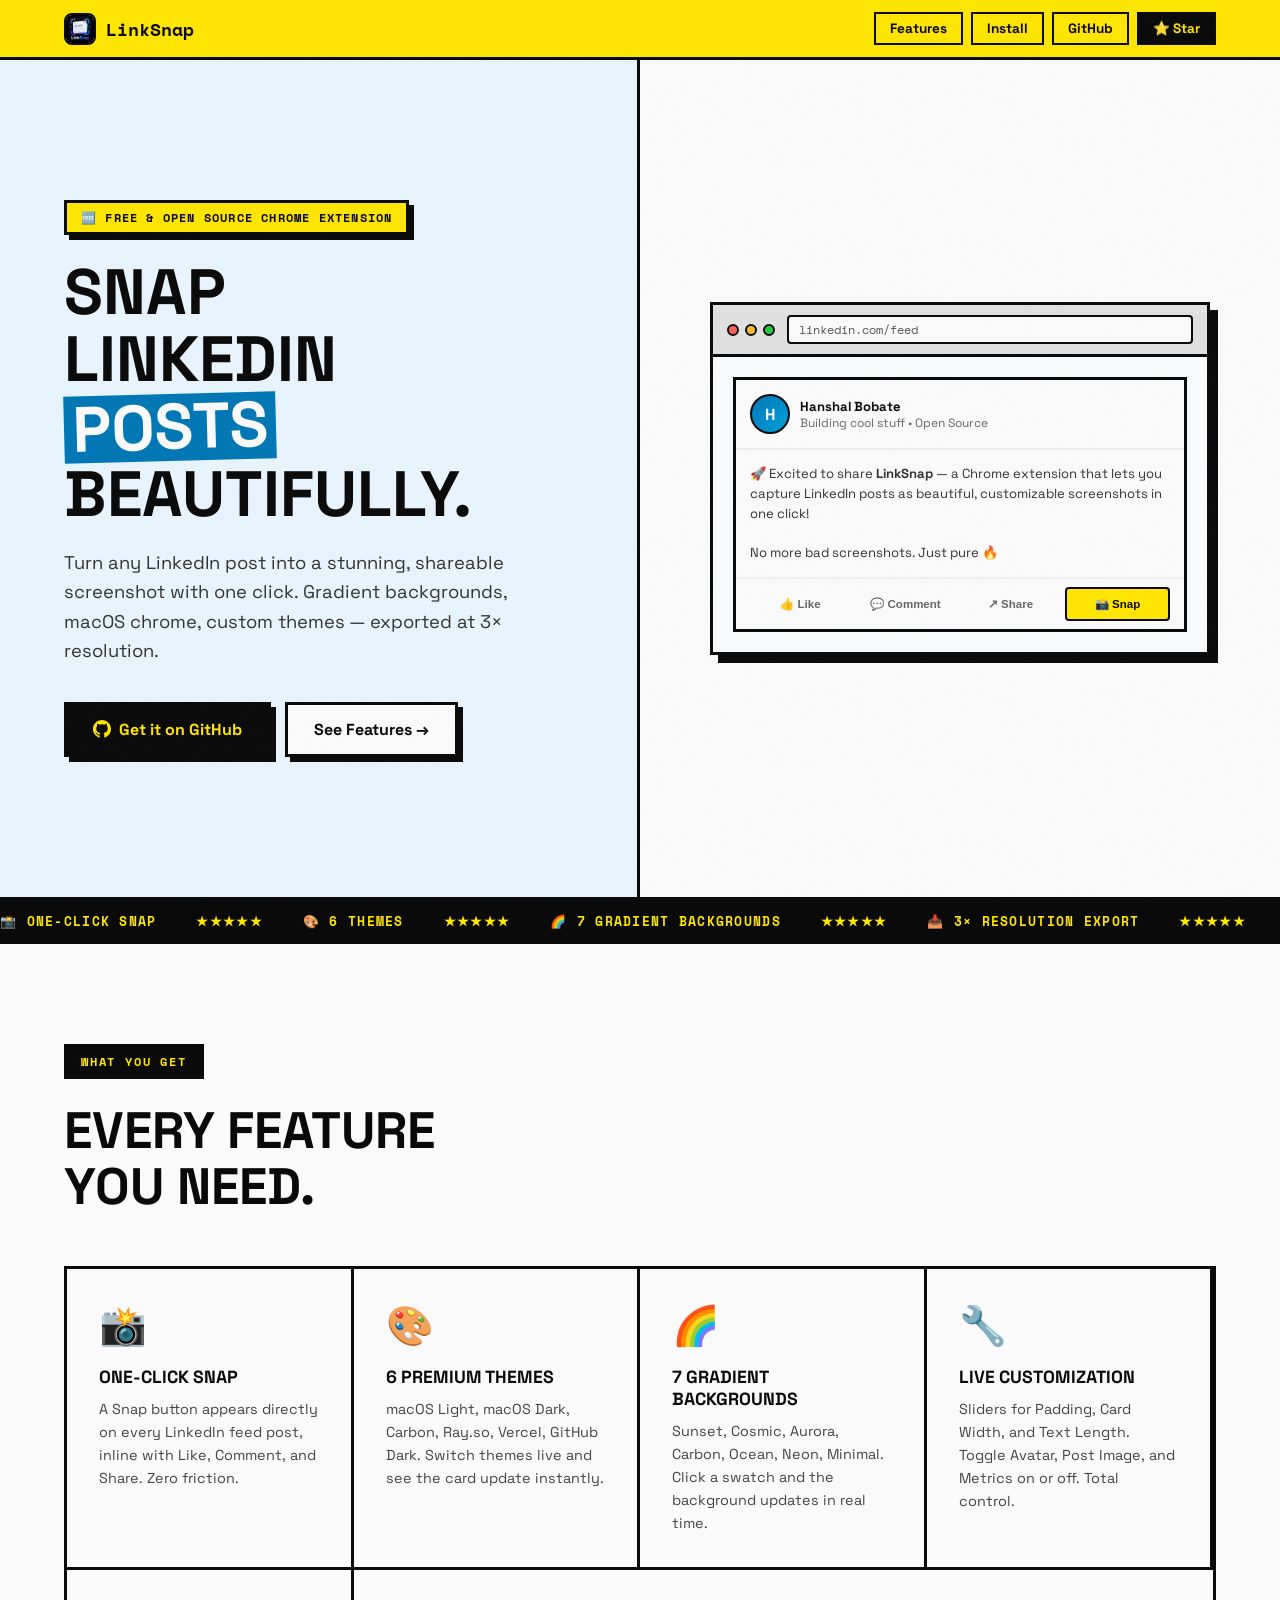
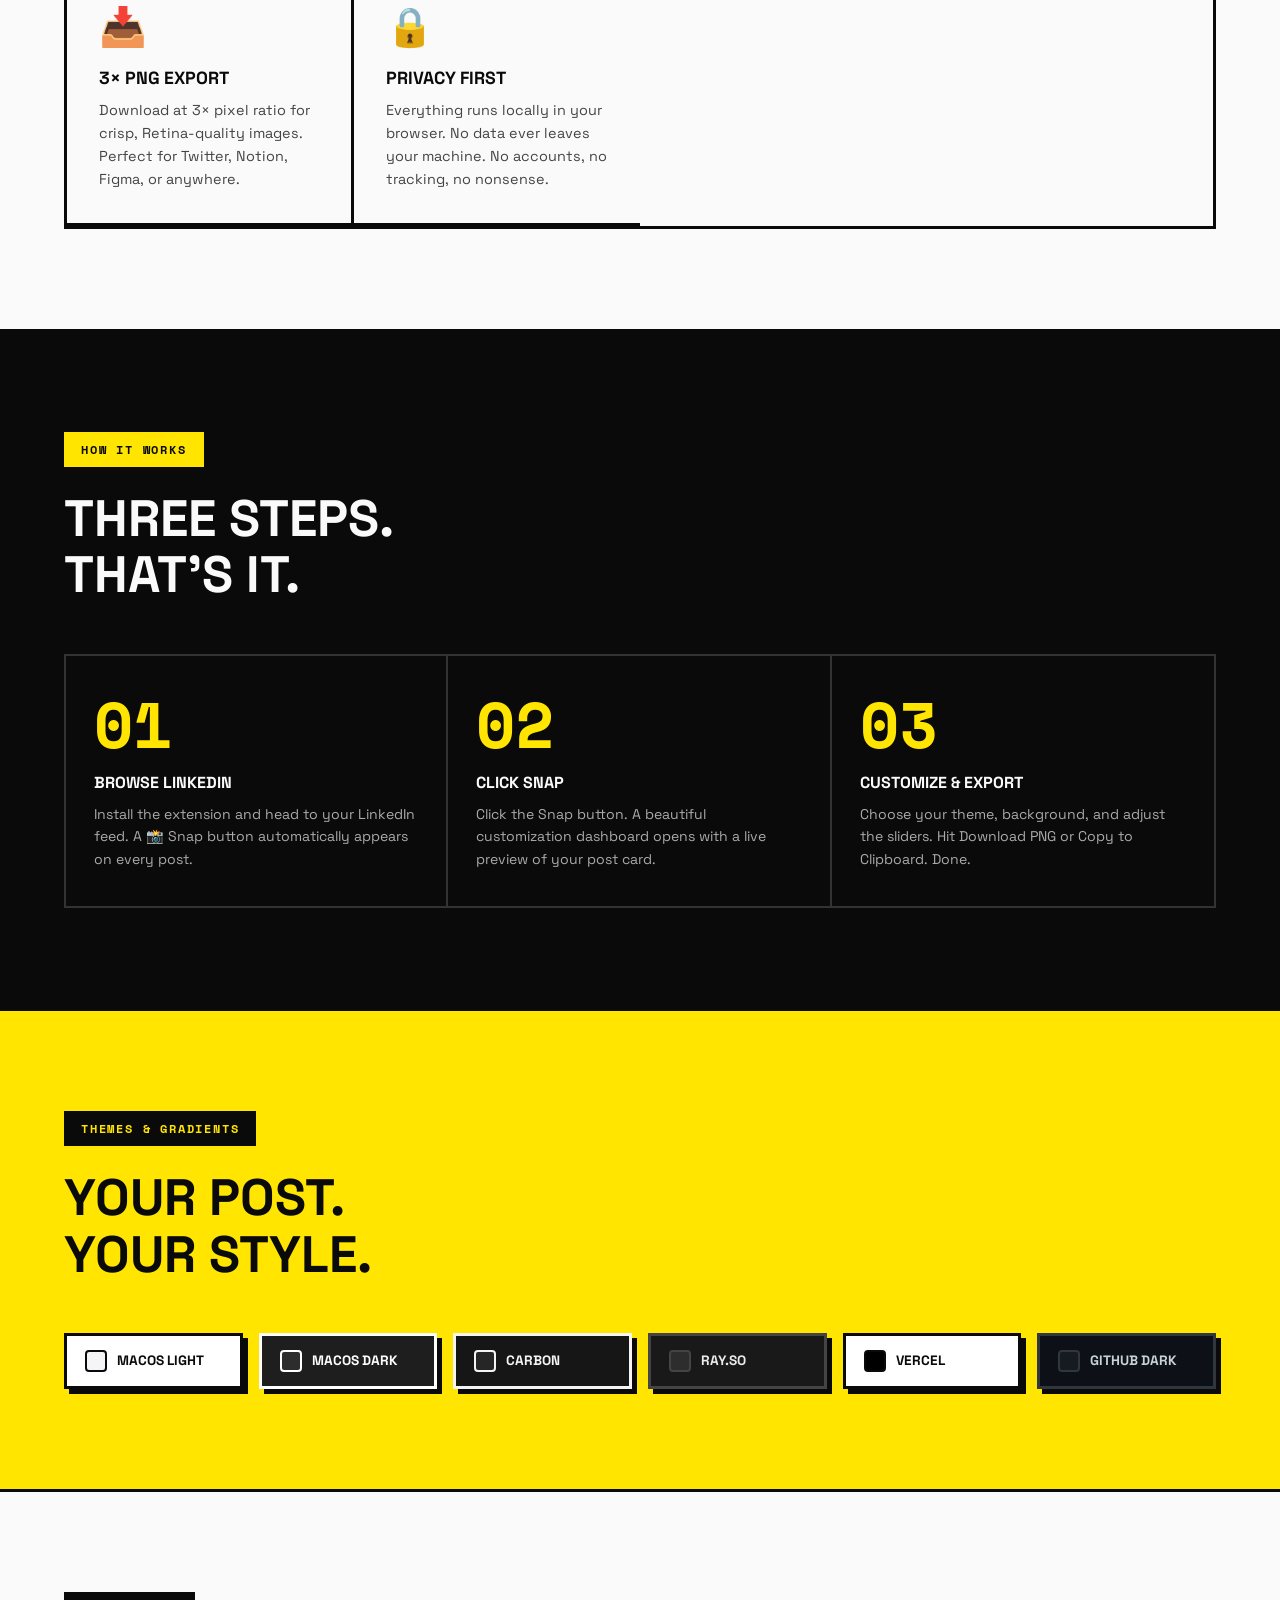
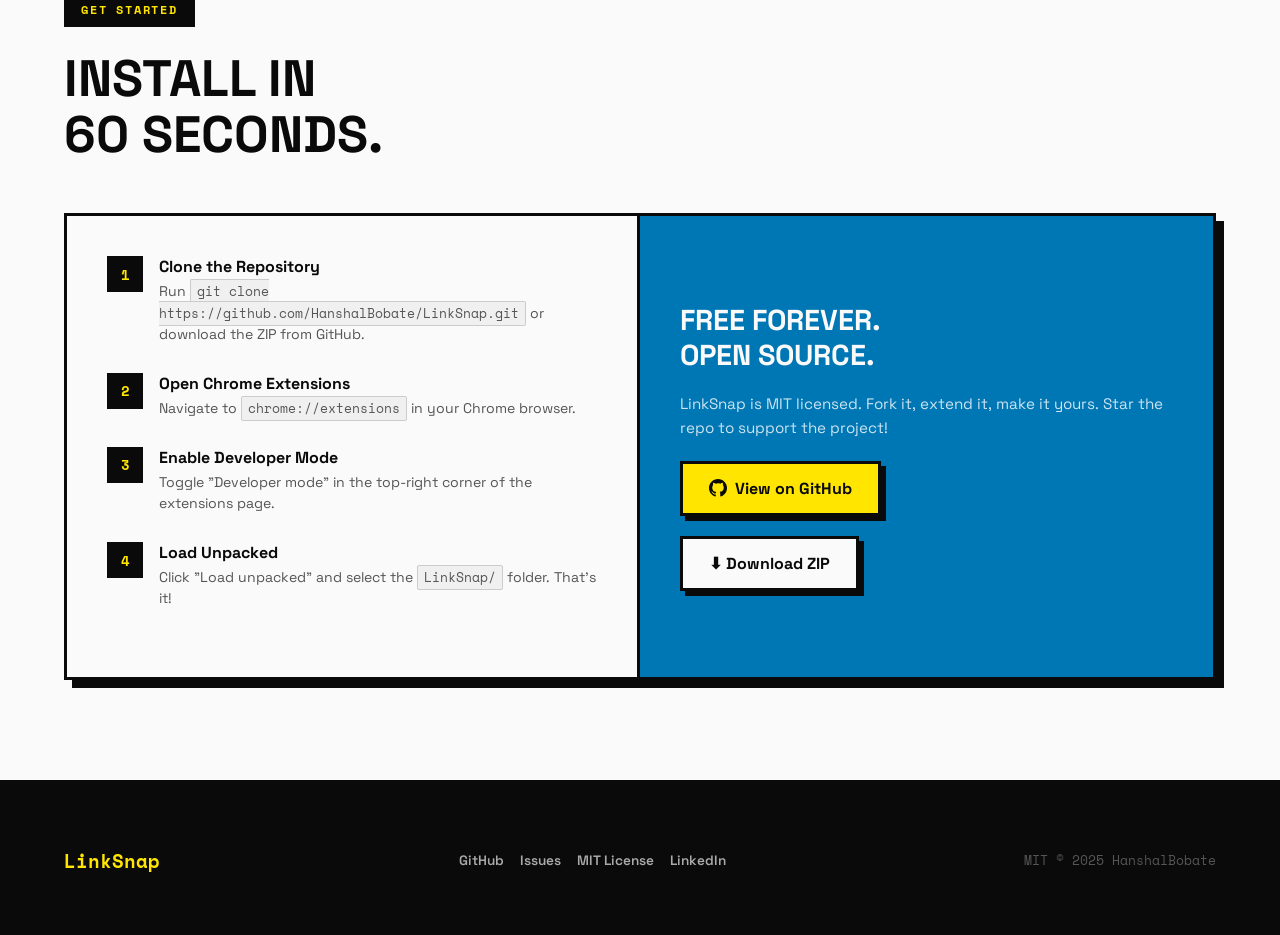
<file: docs/index.html>
<!DOCTYPE html>
<html lang="en">
<head>
  <meta charset="UTF-8">
  <meta name="viewport" content="width=device-width, initial-scale=1.0">
  <title>LinkSnap — Beautiful LinkedIn Screenshot Tool</title>
  <meta name="description" content="Turn any LinkedIn post into a stunning, shareable screenshot in one click. A free Chrome Extension with macOS-style UI, gradient backgrounds, and one-click PNG export.">
  <meta property="og:title" content="LinkSnap — Beautiful LinkedIn Screenshots">
  <meta property="og:description" content="Capture LinkedIn posts as stunning, customizable PNG images. Free Chrome Extension.">
  <meta property="og:image" content="https://hanshaldobate.github.io/LinkSnap/preview.png">
  <meta name="twitter:card" content="summary_large_image">
  <link rel="icon" href="./icons/icon128.png">
  <link rel="preconnect" href="https://fonts.googleapis.com">
  <link href="https://fonts.googleapis.com/css2?family=Space+Grotesk:wght@400;500;600;700;800&family=Space+Mono:wght@400;700&display=swap" rel="stylesheet">

  <style>
    *, *::before, *::after { box-sizing: border-box; margin: 0; padding: 0; }

    :root {
      --black: #0a0a0a;
      --white: #fafafa;
      --yellow: #FFE500;
      --blue: #0077B5;
      --blue-light: #E8F4FD;
      --pink: #FF3CAC;
      --green: #00C853;
      --orange: #FF6B35;
      --border: 3px solid var(--black);
      --shadow: 5px 5px 0px var(--black);
      --shadow-lg: 8px 8px 0px var(--black);
    }

    html { scroll-behavior: smooth; }

    body {
      font-family: 'Space Grotesk', sans-serif;
      background-color: var(--white);
      color: var(--black);
      overflow-x: hidden;
    }

    /* ── NAV ─────────────────────────────────────────── */
    nav {
      position: sticky;
      top: 0;
      z-index: 100;
      background: var(--yellow);
      border-bottom: var(--border);
      padding: 0 clamp(16px, 5vw, 80px);
      display: flex;
      align-items: center;
      justify-content: space-between;
      height: 60px;
    }

    .nav-logo {
      display: flex;
      align-items: center;
      gap: 10px;
      font-family: 'Space Mono', monospace;
      font-weight: 700;
      font-size: 1.1rem;
      text-decoration: none;
      color: var(--black);
    }

    .nav-logo img {
      width: 32px;
      height: 32px;
      border: 2px solid var(--black);
      border-radius: 8px;
    }

    .nav-links {
      display: flex;
      align-items: center;
      gap: 8px;
    }

    .nav-links a {
      text-decoration: none;
      color: var(--black);
      font-weight: 700;
      font-size: 0.85rem;
      padding: 6px 14px;
      border: 2px solid var(--black);
      background: transparent;
      transition: background 0.1s, transform 0.1s;
    }

    .nav-links a:hover {
      background: var(--black);
      color: var(--yellow);
    }

    .nav-links a.cta {
      background: var(--black);
      color: var(--yellow);
    }

    .nav-links a.cta:hover {
      background: var(--blue);
      border-color: var(--blue);
      color: var(--white);
    }

    /* ── HERO ─────────────────────────────────────────── */
    .hero {
      min-height: calc(100vh - 60px);
      background: var(--blue-light);
      border-bottom: var(--border);
      display: grid;
      grid-template-columns: 1fr 1fr;
      gap: 0;
    }

    .hero-left {
      padding: clamp(40px, 8vw, 100px) clamp(24px, 5vw, 80px);
      display: flex;
      flex-direction: column;
      justify-content: center;
      border-right: var(--border);
    }

    .hero-badge {
      display: inline-block;
      background: var(--yellow);
      border: var(--border);
      box-shadow: var(--shadow);
      padding: 6px 14px;
      font-family: 'Space Mono', monospace;
      font-size: 0.75rem;
      font-weight: 700;
      text-transform: uppercase;
      letter-spacing: 0.1em;
      margin-bottom: 24px;
      width: fit-content;
    }

    .hero h1 {
      font-size: clamp(2.5rem, 5vw, 4.2rem);
      font-weight: 800;
      line-height: 1.05;
      margin-bottom: 20px;
      text-transform: uppercase;
    }

    .hero h1 .accent {
      background: var(--blue);
      color: var(--white);
      padding: 0 8px;
      display: inline-block;
      transform: rotate(-1.5deg);
    }

    .hero-sub {
      font-size: 1.15rem;
      line-height: 1.6;
      color: #333;
      margin-bottom: 36px;
      max-width: 480px;
    }

    .hero-actions {
      display: flex;
      gap: 14px;
      flex-wrap: wrap;
    }

    .btn {
      display: inline-flex;
      align-items: center;
      gap: 8px;
      padding: 14px 26px;
      font-family: 'Space Grotesk', sans-serif;
      font-size: 1rem;
      font-weight: 700;
      text-decoration: none;
      border: var(--border);
      box-shadow: var(--shadow);
      transition: transform 0.1s, box-shadow 0.1s;
      cursor: pointer;
    }

    .btn:hover {
      transform: translate(-2px, -2px);
      box-shadow: 7px 7px 0px var(--black);
    }

    .btn:active {
      transform: translate(2px, 2px);
      box-shadow: 2px 2px 0px var(--black);
    }

    .btn-primary {
      background: var(--black);
      color: var(--yellow);
    }

    .btn-secondary {
      background: var(--white);
      color: var(--black);
    }

    .hero-right {
      padding: clamp(24px, 4vw, 60px);
      display: flex;
      align-items: center;
      justify-content: center;
      background: var(--white);
      position: relative;
    }

    /* Fake browser mockup */
    .browser-mockup {
      width: 100%;
      max-width: 500px;
      border: var(--border);
      box-shadow: var(--shadow-lg);
      background: #f0f0f0;
    }

    .browser-bar {
      background: #e0e0e0;
      border-bottom: var(--border);
      padding: 10px 14px;
      display: flex;
      align-items: center;
      gap: 12px;
    }

    .browser-dots { display: flex; gap: 6px; }
    .browser-dots span {
      width: 12px; height: 12px;
      border-radius: 50%;
      border: 2px solid var(--black);
      display: block;
    }
    .browser-dots span:nth-child(1) { background: #ff5f57; }
    .browser-dots span:nth-child(2) { background: #febc2e; }
    .browser-dots span:nth-child(3) { background: #28c840; }

    .browser-url {
      flex: 1;
      background: var(--white);
      border: 2px solid var(--black);
      border-radius: 4px;
      padding: 4px 10px;
      font-family: 'Space Mono', monospace;
      font-size: 0.72rem;
      color: #555;
    }

    .browser-content {
      background: #f8f9fa;
      padding: 20px;
    }

    /* LinkedIn post mockup */
    .lk-post {
      background: var(--white);
      border: var(--border);
      font-size: 0.82rem;
    }

    .lk-post-header {
      display: flex;
      align-items: center;
      gap: 10px;
      padding: 14px;
      border-bottom: 2px solid #eee;
    }

    .lk-avatar {
      width: 40px; height: 40px;
      border-radius: 50%;
      background: linear-gradient(135deg, #0077B5, #00A0DC);
      border: 2px solid var(--black);
      display: flex;
      align-items: center;
      justify-content: center;
      color: white;
      font-weight: 700;
      font-size: 1rem;
      flex-shrink: 0;
    }

    .lk-post-meta { flex: 1; }
    .lk-post-meta .name { font-weight: 700; color: var(--black); }
    .lk-post-meta .headline { color: #666; font-size: 0.75rem; }

    .lk-post-body { padding: 14px; line-height: 1.5; color: #333; }

    .lk-post-actions {
      display: flex;
      padding: 8px 14px;
      gap: 4px;
      border-top: 2px solid #eee;
    }

    .lk-action-btn {
      flex: 1;
      padding: 8px 4px;
      font-size: 0.72rem;
      font-weight: 600;
      color: #666;
      background: none;
      border: none;
      border-radius: 4px;
      cursor: pointer;
      display: flex;
      align-items: center;
      justify-content: center;
      gap: 4px;
    }

    .lk-snap-btn {
      background: var(--yellow) !important;
      border: 2px solid var(--black) !important;
      color: var(--black) !important;
      font-weight: 700;
      border-radius: 4px;
      animation: pulse-btn 2s ease-in-out infinite;
    }

    @keyframes pulse-btn {
      0%, 100% { box-shadow: none; }
      50% { box-shadow: 0 0 0 3px rgba(255,229,0,0.4); }
    }

    /* ── TICKER ────────────────────────────────────────── */
    .ticker {
      background: var(--black);
      color: var(--yellow);
      border-bottom: var(--border);
      padding: 10px 0;
      overflow: hidden;
      white-space: nowrap;
    }

    .ticker-track {
      display: inline-flex;
      gap: 40px;
      animation: ticker 20s linear infinite;
    }

    .ticker-item {
      font-family: 'Space Mono', monospace;
      font-size: 0.8rem;
      font-weight: 700;
      text-transform: uppercase;
      letter-spacing: 0.1em;
    }

    @keyframes ticker {
      from { transform: translateX(0); }
      to { transform: translateX(-50%); }
    }

    /* ── FEATURES ──────────────────────────────────────── */
    .features {
      padding: clamp(40px, 8vw, 100px) clamp(24px, 5vw, 80px);
      border-bottom: var(--border);
    }

    .section-label {
      font-family: 'Space Mono', monospace;
      font-size: 0.75rem;
      font-weight: 700;
      text-transform: uppercase;
      letter-spacing: 0.15em;
      border: var(--border);
      background: var(--black);
      color: var(--yellow);
      padding: 6px 14px;
      display: inline-block;
      margin-bottom: 24px;
    }

    .section-title {
      font-size: clamp(2rem, 4vw, 3.2rem);
      font-weight: 800;
      text-transform: uppercase;
      line-height: 1.1;
      margin-bottom: 50px;
    }

    .features-grid {
      display: grid;
      grid-template-columns: repeat(auto-fit, minmax(280px, 1fr));
      gap: 0;
      border: var(--border);
    }

    .feature-card {
      padding: 32px;
      border-right: var(--border);
      border-bottom: var(--border);
      position: relative;
      transition: background 0.15s;
    }

    .feature-card:hover { background: var(--yellow); }

    .feature-card:last-child { border-right: none; }

    .feature-icon {
      font-size: 2.4rem;
      margin-bottom: 16px;
      display: block;
    }

    .feature-card h3 {
      font-size: 1.1rem;
      font-weight: 800;
      text-transform: uppercase;
      margin-bottom: 10px;
    }

    .feature-card p {
      font-size: 0.9rem;
      line-height: 1.6;
      color: #444;
    }

    .feature-card:hover p { color: var(--black); }

    /* ── HOW IT WORKS ─────────────────────────────────── */
    .how-it-works {
      background: var(--black);
      color: var(--white);
      padding: clamp(40px, 8vw, 100px) clamp(24px, 5vw, 80px);
      border-bottom: var(--border);
    }

    .how-it-works .section-label {
      background: var(--yellow);
      color: var(--black);
      border-color: var(--yellow);
    }

    .how-it-works .section-title { color: var(--white); }

    .steps {
      display: grid;
      grid-template-columns: repeat(auto-fit, minmax(220px, 1fr));
      gap: 0;
      margin-top: 50px;
    }

    .step {
      padding: 36px 28px;
      border: 2px solid #333;
      border-left: none;
      position: relative;
    }

    .step:first-child { border-left: 2px solid #333; }

    .step-num {
      font-family: 'Space Mono', monospace;
      font-size: 4rem;
      font-weight: 700;
      color: var(--yellow);
      line-height: 1;
      display: block;
      margin-bottom: 16px;
    }

    .step h3 {
      font-size: 1rem;
      font-weight: 800;
      text-transform: uppercase;
      margin-bottom: 10px;
      color: var(--white);
    }

    .step p {
      font-size: 0.88rem;
      line-height: 1.6;
      color: #aaa;
    }

    /* ── THEMES ────────────────────────────────────────── */
    .themes-section {
      padding: clamp(40px, 8vw, 100px) clamp(24px, 5vw, 80px);
      border-bottom: var(--border);
      background: var(--yellow);
    }

    .themes-grid {
      display: grid;
      grid-template-columns: repeat(auto-fit, minmax(160px, 1fr));
      gap: 16px;
      margin-top: 40px;
    }

    .theme-pill {
      border: var(--border);
      box-shadow: var(--shadow);
      padding: 14px 18px;
      font-weight: 700;
      font-size: 0.85rem;
      text-transform: uppercase;
      display: flex;
      align-items: center;
      gap: 10px;
      transition: transform 0.1s, box-shadow 0.1s;
      cursor: default;
    }

    .theme-pill:hover {
      transform: translate(-2px, -2px);
      box-shadow: 7px 7px 0 var(--black);
    }

    .theme-swatch {
      width: 22px; height: 22px;
      border: 2px solid var(--black);
      border-radius: 4px;
      flex-shrink: 0;
    }

    /* ── INSTALL ──────────────────────────────────────── */
    .install {
      padding: clamp(40px, 8vw, 100px) clamp(24px, 5vw, 80px);
      border-bottom: var(--border);
    }

    .install-grid {
      display: grid;
      grid-template-columns: 1fr 1fr;
      gap: 0;
      border: var(--border);
      box-shadow: var(--shadow-lg);
      margin-top: 40px;
    }

    .install-steps {
      padding: 40px;
      border-right: var(--border);
    }

    .install-step {
      display: flex;
      gap: 16px;
      margin-bottom: 28px;
    }

    .install-step-num {
      width: 36px;
      height: 36px;
      background: var(--black);
      color: var(--yellow);
      font-family: 'Space Mono', monospace;
      font-weight: 700;
      font-size: 0.9rem;
      display: flex;
      align-items: center;
      justify-content: center;
      flex-shrink: 0;
      border: var(--border);
    }

    .install-step-text h4 {
      font-weight: 700;
      margin-bottom: 4px;
    }

    .install-step-text p {
      font-size: 0.88rem;
      color: #555;
      line-height: 1.5;
    }

    .install-step-text code {
      font-family: 'Space Mono', monospace;
      background: #f0f0f0;
      border: 1px solid #ccc;
      padding: 2px 6px;
      font-size: 0.8rem;
      border-radius: 2px;
    }

    .install-cta {
      padding: 40px;
      background: var(--blue);
      display: flex;
      flex-direction: column;
      align-items: flex-start;
      justify-content: center;
      gap: 20px;
    }

    .install-cta h3 {
      font-size: 1.8rem;
      font-weight: 800;
      text-transform: uppercase;
      color: var(--white);
      line-height: 1.2;
    }

    .install-cta p {
      color: rgba(255,255,255,0.8);
      font-size: 0.95rem;
      line-height: 1.6;
    }

    .btn-white {
      background: var(--white);
      color: var(--black);
    }

    .btn-yellow {
      background: var(--yellow);
      color: var(--black);
    }

    /* ── FOOTER ────────────────────────────────────────── */
    footer {
      background: var(--black);
      color: var(--white);
      padding: clamp(30px, 5vw, 60px) clamp(24px, 5vw, 80px);
      display: flex;
      align-items: center;
      justify-content: space-between;
      flex-wrap: wrap;
      gap: 20px;
      border-top: var(--border);
    }

    .footer-logo {
      font-family: 'Space Mono', monospace;
      font-weight: 700;
      font-size: 1.2rem;
      color: var(--yellow);
    }

    .footer-links {
      display: flex;
      gap: 16px;
      flex-wrap: wrap;
    }

    .footer-links a {
      color: #aaa;
      text-decoration: none;
      font-size: 0.85rem;
      font-weight: 600;
      transition: color 0.15s;
    }

    .footer-links a:hover { color: var(--yellow); }

    .footer-copy {
      font-size: 0.8rem;
      color: #555;
      font-family: 'Space Mono', monospace;
    }

    /* ── NOISE OVERLAY ─────────────────────────────────── */
    .noise {
      position: fixed;
      inset: 0;
      pointer-events: none;
      z-index: 9999;
      opacity: 0.025;
      background-image: url("data:image/svg+xml,%3Csvg viewBox='0 0 256 256' xmlns='http://www.w3.org/2000/svg'%3E%3Cfilter id='noise'%3E%3CfeTurbulence type='fractalNoise' baseFrequency='0.9' numOctaves='4' stitchTiles='stitch'/%3E%3C/filter%3E%3Crect width='100%25' height='100%25' filter='url(%23noise)'/%3E%3C/svg%3E");
      background-size: 150px 150px;
    }

    /* ── RESPONSIVE ────────────────────────────────────── */
    @media (max-width: 768px) {
      .hero { grid-template-columns: 1fr; }
      .hero-left { border-right: none; border-bottom: var(--border); }
      .hero-right { display: none; }
      .install-grid { grid-template-columns: 1fr; }
      .install-steps { border-right: none; border-bottom: var(--border); }
      .steps { grid-template-columns: 1fr; }
      .step { border-left: 2px solid #333; border-top: none; }
      .step:first-child { border-top: 2px solid #333; }
      nav .nav-links { display: none; }
      .features-grid { grid-template-columns: 1fr; }
      .feature-card { border-right: none !important; }
    }
  </style>
</head>
<body>

  <div class="noise"></div>

  <!-- NAV -->
  <nav>
    <a href="#" class="nav-logo">
      <img src="./icons/icon128.png" alt="LinkSnap">
      LinkSnap
    </a>
    <div class="nav-links">
      <a href="#features">Features</a>
      <a href="#install">Install</a>
      <a href="https://github.com/HanshalBobate/LinkSnap" target="_blank">GitHub</a>
      <a href="https://github.com/HanshalBobate/LinkSnap" target="_blank" class="cta">⭐ Star</a>
    </div>
  </nav>

  <!-- HERO -->
  <section class="hero">
    <div class="hero-left">
      <div class="hero-badge">🆓 Free &amp; Open Source Chrome Extension</div>
      <h1>
        Snap<br>
        LinkedIn<br>
        <span class="accent">Posts</span><br>
        Beautifully.
      </h1>
      <p class="hero-sub">
        Turn any LinkedIn post into a stunning, shareable screenshot with one click. 
        Gradient backgrounds, macOS chrome, custom themes — exported at 3× resolution.
      </p>
      <div class="hero-actions">
        <a href="https://github.com/HanshalBobate/LinkSnap" target="_blank" class="btn btn-primary">
          <svg width="18" height="18" viewBox="0 0 24 24" fill="currentColor"><path d="M12 0C5.374 0 0 5.373 0 12c0 5.302 3.438 9.8 8.207 11.387.599.111.793-.261.793-.577v-2.234c-3.338.726-4.033-1.416-4.033-1.416-.546-1.387-1.333-1.756-1.333-1.756-1.089-.745.083-.729.083-.729 1.205.084 1.839 1.237 1.839 1.237 1.07 1.834 2.807 1.304 3.492.997.107-.775.418-1.305.762-1.604-2.665-.305-5.467-1.334-5.467-5.931 0-1.311.469-2.381 1.236-3.221-.124-.303-.535-1.524.117-3.176 0 0 1.008-.322 3.301 1.23A11.509 11.509 0 0 1 12 5.803c1.02.005 2.047.138 3.006.404 2.291-1.552 3.297-1.23 3.297-1.23.653 1.653.242 2.874.118 3.176.77.84 1.235 1.911 1.235 3.221 0 4.609-2.807 5.624-5.479 5.921.43.372.823 1.102.823 2.222v3.293c0 .319.192.694.801.576C20.566 21.797 24 17.3 24 12c0-6.627-5.373-12-12-12z"/></svg>
          Get it on GitHub
        </a>
        <a href="#features" class="btn btn-secondary">See Features →</a>
      </div>
    </div>
    <div class="hero-right">
      <div class="browser-mockup">
        <div class="browser-bar">
          <div class="browser-dots">
            <span></span><span></span><span></span>
          </div>
          <div class="browser-url">linkedin.com/feed</div>
        </div>
        <div class="browser-content">
          <div class="lk-post">
            <div class="lk-post-header">
              <div class="lk-avatar">H</div>
              <div class="lk-post-meta">
                <div class="name">Hanshal Bobate</div>
                <div class="headline">Building cool stuff • Open Source</div>
              </div>
            </div>
            <div class="lk-post-body">
              🚀 Excited to share <strong>LinkSnap</strong> — a Chrome extension that lets you capture LinkedIn posts as beautiful, customizable screenshots in one click!<br><br>
              No more bad screenshots. Just pure 🔥
            </div>
            <div class="lk-post-actions">
              <button class="lk-action-btn">👍 Like</button>
              <button class="lk-action-btn">💬 Comment</button>
              <button class="lk-action-btn">↗ Share</button>
              <button class="lk-action-btn lk-snap-btn">📸 Snap</button>
            </div>
          </div>
        </div>
      </div>
    </div>
  </section>

  <!-- TICKER -->
  <div class="ticker" aria-hidden="true">
    <div class="ticker-track">
      <span class="ticker-item">📸 One-Click Snap</span>
      <span class="ticker-item">★★★★★</span>
      <span class="ticker-item">🎨 6 Themes</span>
      <span class="ticker-item">★★★★★</span>
      <span class="ticker-item">🌈 7 Gradient Backgrounds</span>
      <span class="ticker-item">★★★★★</span>
      <span class="ticker-item">📥 3× Resolution Export</span>
      <span class="ticker-item">★★★★★</span>
      <span class="ticker-item">🔒 100% Local — Zero Data Collected</span>
      <span class="ticker-item">★★★★★</span>
      <span class="ticker-item">📸 One-Click Snap</span>
      <span class="ticker-item">★★★★★</span>
      <span class="ticker-item">🎨 6 Themes</span>
      <span class="ticker-item">★★★★★</span>
      <span class="ticker-item">🌈 7 Gradient Backgrounds</span>
      <span class="ticker-item">★★★★★</span>
      <span class="ticker-item">📥 3× Resolution Export</span>
      <span class="ticker-item">★★★★★</span>
      <span class="ticker-item">🔒 100% Local — Zero Data Collected</span>
      <span class="ticker-item">★★★★★</span>
    </div>
  </div>

  <!-- FEATURES -->
  <section class="features" id="features">
    <div class="section-label">What You Get</div>
    <h2 class="section-title">Every Feature<br>You Need.</h2>
    <div class="features-grid">
      <div class="feature-card">
        <span class="feature-icon">📸</span>
        <h3>One-Click Snap</h3>
        <p>A Snap button appears directly on every LinkedIn feed post, inline with Like, Comment, and Share. Zero friction.</p>
      </div>
      <div class="feature-card">
        <span class="feature-icon">🎨</span>
        <h3>6 Premium Themes</h3>
        <p>macOS Light, macOS Dark, Carbon, Ray.so, Vercel, GitHub Dark. Switch themes live and see the card update instantly.</p>
      </div>
      <div class="feature-card">
        <span class="feature-icon">🌈</span>
        <h3>7 Gradient Backgrounds</h3>
        <p>Sunset, Cosmic, Aurora, Carbon, Ocean, Neon, Minimal. Click a swatch and the background updates in real time.</p>
      </div>
      <div class="feature-card">
        <span class="feature-icon">🔧</span>
        <h3>Live Customization</h3>
        <p>Sliders for Padding, Card Width, and Text Length. Toggle Avatar, Post Image, and Metrics on or off. Total control.</p>
      </div>
      <div class="feature-card">
        <span class="feature-icon">📥</span>
        <h3>3× PNG Export</h3>
        <p>Download at 3× pixel ratio for crisp, Retina-quality images. Perfect for Twitter, Notion, Figma, or anywhere.</p>
      </div>
      <div class="feature-card">
        <span class="feature-icon">🔒</span>
        <h3>Privacy First</h3>
        <p>Everything runs locally in your browser. No data ever leaves your machine. No accounts, no tracking, no nonsense.</p>
      </div>
    </div>
  </section>

  <!-- HOW IT WORKS -->
  <section class="how-it-works" id="how">
    <div class="section-label">How It Works</div>
    <h2 class="section-title">Three Steps.<br>That's It.</h2>
    <div class="steps">
      <div class="step">
        <span class="step-num">01</span>
        <h3>Browse LinkedIn</h3>
        <p>Install the extension and head to your LinkedIn feed. A 📸 Snap button automatically appears on every post.</p>
      </div>
      <div class="step">
        <span class="step-num">02</span>
        <h3>Click Snap</h3>
        <p>Click the Snap button. A beautiful customization dashboard opens with a live preview of your post card.</p>
      </div>
      <div class="step">
        <span class="step-num">03</span>
        <h3>Customize &amp; Export</h3>
        <p>Choose your theme, background, and adjust the sliders. Hit Download PNG or Copy to Clipboard. Done.</p>
      </div>
    </div>
  </section>

  <!-- THEMES -->
  <section class="themes-section">
    <div class="section-label">Themes &amp; Gradients</div>
    <h2 class="section-title">Your Post.<br>Your Style.</h2>
    <div class="themes-grid">
      <div class="theme-pill" style="background:#fff;">
        <div class="theme-swatch" style="background:#f5f5f7;"></div>
        macOS Light
      </div>
      <div class="theme-pill" style="background:#1e1e1e;color:#fff;border-color:#fff;">
        <div class="theme-swatch" style="background:#2d2d2d;border-color:#fff;"></div>
        macOS Dark
      </div>
      <div class="theme-pill" style="background:#161616;color:#f4f4f4;border-color:#f4f4f4;">
        <div class="theme-swatch" style="background:#262626;border-color:#f4f4f4;"></div>
        Carbon
      </div>
      <div class="theme-pill" style="background:#191919;color:#ebebeb;border-color:#444;">
        <div class="theme-swatch" style="background:#2d2d2d;border-color:#444;"></div>
        Ray.so
      </div>
      <div class="theme-pill" style="background:#fff;">
        <div class="theme-swatch" style="background:#000;"></div>
        Vercel
      </div>
      <div class="theme-pill" style="background:#0d1117;color:#c9d1d9;border-color:#30363d;">
        <div class="theme-swatch" style="background:#161b22;border-color:#30363d;"></div>
        GitHub Dark
      </div>
    </div>
  </section>

  <!-- INSTALL -->
  <section class="install" id="install">
    <div class="section-label">Get Started</div>
    <h2 class="section-title">Install in<br>60 Seconds.</h2>
    <div class="install-grid">
      <div class="install-steps">
        <div class="install-step">
          <div class="install-step-num">1</div>
          <div class="install-step-text">
            <h4>Clone the Repository</h4>
            <p>Run <code>git clone https://github.com/HanshalBobate/LinkSnap.git</code> or download the ZIP from GitHub.</p>
          </div>
        </div>
        <div class="install-step">
          <div class="install-step-num">2</div>
          <div class="install-step-text">
            <h4>Open Chrome Extensions</h4>
            <p>Navigate to <code>chrome://extensions</code> in your Chrome browser.</p>
          </div>
        </div>
        <div class="install-step">
          <div class="install-step-num">3</div>
          <div class="install-step-text">
            <h4>Enable Developer Mode</h4>
            <p>Toggle "Developer mode" in the top-right corner of the extensions page.</p>
          </div>
        </div>
        <div class="install-step">
          <div class="install-step-num">4</div>
          <div class="install-step-text">
            <h4>Load Unpacked</h4>
            <p>Click "Load unpacked" and select the <code>LinkSnap/</code> folder. That's it!</p>
          </div>
        </div>
      </div>
      <div class="install-cta">
        <h3>Free Forever.<br>Open Source.</h3>
        <p>LinkSnap is MIT licensed. Fork it, extend it, make it yours. Star the repo to support the project!</p>
        <a href="https://github.com/HanshalBobate/LinkSnap" target="_blank" class="btn btn-yellow">
          <svg width="18" height="18" viewBox="0 0 24 24" fill="currentColor"><path d="M12 0C5.374 0 0 5.373 0 12c0 5.302 3.438 9.8 8.207 11.387.599.111.793-.261.793-.577v-2.234c-3.338.726-4.033-1.416-4.033-1.416-.546-1.387-1.333-1.756-1.333-1.756-1.089-.745.083-.729.083-.729 1.205.084 1.839 1.237 1.839 1.237 1.07 1.834 2.807 1.304 3.492.997.107-.775.418-1.305.762-1.604-2.665-.305-5.467-1.334-5.467-5.931 0-1.311.469-2.381 1.236-3.221-.124-.303-.535-1.524.117-3.176 0 0 1.008-.322 3.301 1.23A11.509 11.509 0 0 1 12 5.803c1.02.005 2.047.138 3.006.404 2.291-1.552 3.297-1.23 3.297-1.23.653 1.653.242 2.874.118 3.176.77.84 1.235 1.911 1.235 3.221 0 4.609-2.807 5.624-5.479 5.921.43.372.823 1.102.823 2.222v3.293c0 .319.192.694.801.576C20.566 21.797 24 17.3 24 12c0-6.627-5.373-12-12-12z"/></svg>
          View on GitHub
        </a>
        <a href="https://github.com/HanshalBobate/LinkSnap/archive/refs/heads/main.zip" class="btn btn-white">
          ⬇ Download ZIP
        </a>
      </div>
    </div>
  </section>

  <!-- FOOTER -->
  <footer>
    <div class="footer-logo">LinkSnap</div>
    <div class="footer-links">
      <a href="https://github.com/HanshalBobate/LinkSnap" target="_blank">GitHub</a>
      <a href="https://github.com/HanshalBobate/LinkSnap/issues" target="_blank">Issues</a>
      <a href="https://github.com/HanshalBobate/LinkSnap/blob/main/LICENSE" target="_blank">MIT License</a>
      <a href="https://www.linkedin.com" target="_blank">LinkedIn</a>
    </div>
    <div class="footer-copy">MIT © 2025 HanshalBobate</div>
  </footer>

</body>
</html>
</file>
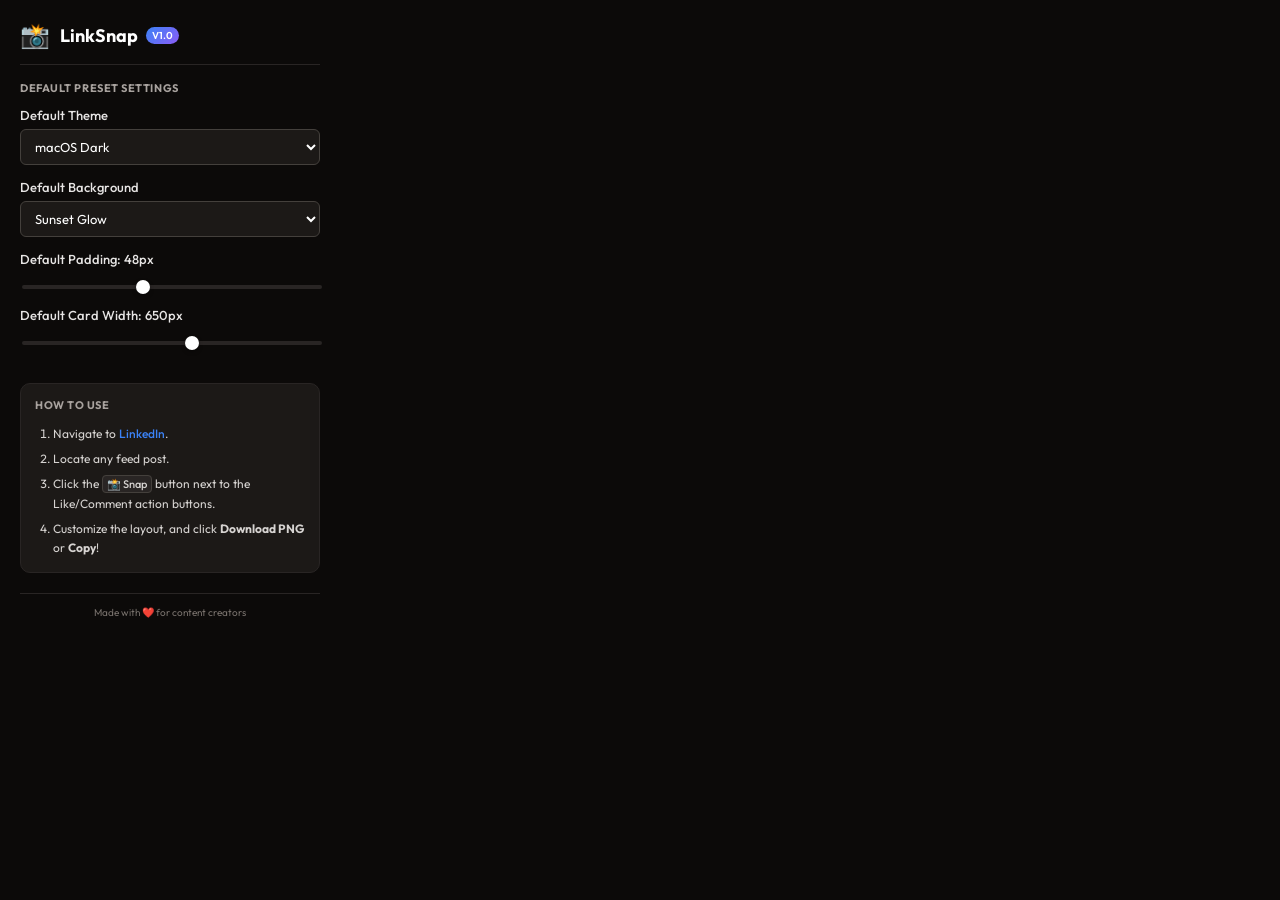
<file: popup/popup.html>
<!DOCTYPE html>
<html lang="en">
<head>
  <meta charset="UTF-8">
  <title>LinkSnap Controls</title>
  <link rel="stylesheet" href="popup.css">
  <link href="https://fonts.googleapis.com/css2?family=Outfit:wght@400;500;600;700&display=swap" rel="stylesheet">
</head>
<body>

  <div class="linksnap-popup-wrapper">
    <!-- Header -->
    <header class="popup-header">
      <span class="logo-icon">📸</span>
      <h1>LinkSnap <span class="badge">V1.0</span></h1>
    </header>

    <!-- Content Sections -->
    <main class="popup-main">
      <section class="config-section">
        <h2>Default Preset Settings</h2>
        
        <!-- Theme Select -->
        <div class="field-group">
          <label for="popup-theme">Default Theme</label>
          <select id="popup-theme">
            <option value="macos-dark">macOS Dark</option>
            <option value="macos-light">macOS Light</option>
            <option value="carbon">Carbon</option>
            <option value="rayso">Ray.so</option>
            <option value="vercel">Vercel</option>
            <option value="github-dark">GitHub Dark</option>
          </select>
        </div>

        <!-- Gradient Select -->
        <div class="field-group">
          <label for="popup-gradient">Default Background</label>
          <select id="popup-gradient">
            <option value="sunset">Sunset Glow</option>
            <option value="cosmic">Cosmic Space</option>
            <option value="aurora">Nordic Aurora</option>
            <option value="carbon">Technical Slate</option>
            <option value="ocean">Ocean Blue</option>
            <option value="neon">Neon Rose</option>
            <option value="glass">Minimalist Light</option>
          </select>
        </div>

        <!-- Padding Slider -->
        <div class="field-group">
          <label>Default Padding: <span id="val-padding">48px</span></label>
          <input type="range" id="popup-padding" min="16" max="96" value="48">
        </div>

        <!-- Card Width Slider -->
        <div class="field-group">
          <label>Default Card Width: <span id="val-width">650px</span></label>
          <input type="range" id="popup-width" min="450" max="800" value="650">
        </div>
      </section>

      <!-- Quick Guide -->
      <section class="guide-section">
        <h2>How to Use</h2>
        <ol class="usage-steps">
          <li>Navigate to <a href="https://www.linkedin.com" target="_blank" class="link-highlight">LinkedIn</a>.</li>
          <li>Locate any feed post.</li>
          <li>Click the <strong class="badge-btn">📸 Snap</strong> button next to the Like/Comment action buttons.</li>
          <li>Customize the layout, and click <strong>Download PNG</strong> or <strong>Copy</strong>!</li>
        </ol>
      </section>
    </main>

    <!-- Footer -->
    <footer class="popup-footer">
      <p>Made with ❤️ for content creators</p>
    </footer>
  </div>

  <script src="popup.js"></script>
</body>
</html>
</file>
<file: popup/popup.css>
/* LinkSnap Popup UI Styling */
body {
  margin: 0;
  padding: 0;
  width: 340px;
  background-color: #0c0a09;
  font-family: 'Outfit', -apple-system, sans-serif;
  color: #f5f5f4;
  overflow: hidden;
}

.linksnap-popup-wrapper {
  padding: 20px;
  display: flex;
  flex-direction: column;
}

/* Header */
.popup-header {
  display: flex;
  align-items: center;
  gap: 10px;
  border-bottom: 1px solid #292524;
  padding-bottom: 14px;
  margin-bottom: 16px;
}

.logo-icon {
  font-size: 24px;
}

.popup-header h1 {
  font-size: 18px;
  font-weight: 700;
  margin: 0;
  color: #ffffff;
  display: flex;
  align-items: center;
  gap: 8px;
}

.badge {
  font-size: 10px;
  background: linear-gradient(135deg, #3b82f6, #8b5cf6);
  padding: 2px 6px;
  border-radius: 9999px;
  color: #ffffff;
  font-weight: 600;
  text-transform: uppercase;
}

/* Main content */
.popup-main {
  display: flex;
  flex-direction: column;
  gap: 20px;
}

h2 {
  font-size: 11px;
  font-weight: 700;
  text-transform: uppercase;
  letter-spacing: 0.05em;
  color: #a8a29e;
  margin: 0 0 12px 0;
}

.field-group {
  margin-bottom: 14px;
}

.field-group label {
  display: block;
  font-size: 13px;
  font-weight: 500;
  color: #e7e5e4;
  margin-bottom: 6px;
}

/* Inputs */
select {
  width: 100%;
  padding: 8px 10px;
  background-color: #1c1917;
  border: 1px solid #44403c;
  border-radius: 6px;
  color: #ffffff;
  font-size: 13px;
  font-family: inherit;
  outline: none;
  cursor: pointer;
  transition: border-color 0.15s ease;
}

select:focus {
  border-color: #3b82f6;
}

/* Sliders */
input[type="range"] {
  width: 100%;
  -webkit-appearance: none;
  background: #292524;
  height: 4px;
  border-radius: 2px;
  outline: none;
}

input[type="range"]::-webkit-slider-thumb {
  -webkit-appearance: none;
  width: 14px;
  height: 14px;
  border-radius: 50%;
  background: #ffffff;
  cursor: pointer;
  box-shadow: 0 2px 4px rgba(0, 0, 0, 0.3);
  transition: background 0.15s ease;
}

input[type="range"]::-webkit-slider-thumb:hover {
  background: #3b82f6;
}

/* Guide Section */
.guide-section {
  background: #1c1917;
  border: 1px solid #292524;
  border-radius: 10px;
  padding: 14px;
}

.usage-steps {
  margin: 0;
  padding-left: 18px;
  font-size: 12px;
  color: #d6d3d1;
  line-height: 1.6;
}

.usage-steps li {
  margin-bottom: 6px;
}

.usage-steps li:last-child {
  margin-bottom: 0;
}

.link-highlight {
  color: #3b82f6;
  text-decoration: none;
  font-weight: 500;
}

.link-highlight:hover {
  text-decoration: underline;
}

.badge-btn {
  background: #292524;
  padding: 1px 4px;
  border-radius: 4px;
  border: 1px solid #44403c;
  font-weight: 500;
  font-size: 11px;
}

/* Footer */
.popup-footer {
  margin-top: 20px;
  text-align: center;
  border-top: 1px solid #292524;
  padding-top: 12px;
}

.popup-footer p {
  font-size: 10px;
  color: #78716c;
  margin: 0;
}
</file>
